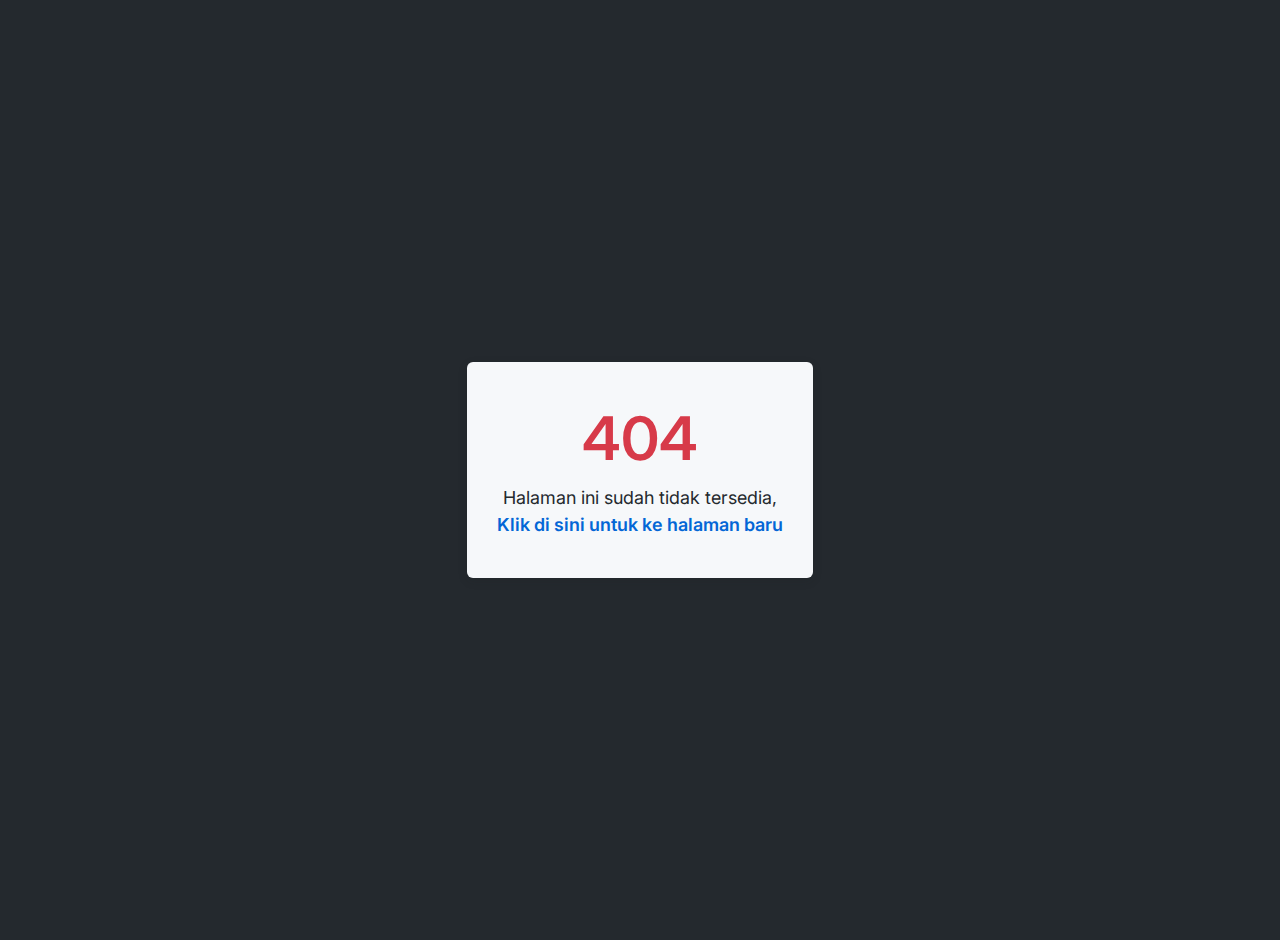
<file: index.html>
<!DOCTYPE html>
<html lang="id">
<head>
    <meta charset="UTF-8">
    <meta name="viewport" content="width=device-width, initial-scale=1.0">
    <title>404 Halaman Tidak Ditemukan</title>
    <style>
        @import url('https://fonts.googleapis.com/css2?family=Inter:wght@400;600&display=swap');

        :root {
            --bg-color: #24292e; 
            --container-bg: #f6f8fa; 
            --text-color: #24292e;
            --link-color: #0366d6; 
            --heading-color: #d73a49;
        }

        body {
            font-family: 'Inter', sans-serif;
            background-color: var(--bg-color);
            display: flex;
            justify-content: center;
            align-items: center;
            min-height: 100vh;
            margin: 0;
            color: var(--text-color);
            padding: 20px;
        }

        .container {
            max-width: 500px;
            text-align: center;
        }

        .illustration {
            width: 100%;
            height: auto;
            max-width: 350px;
            margin-bottom: 20px;
        }
        
        .illustration svg {
            fill: #fff;
            width: 100%;
            height: auto;
        }

        .content-box {
            background-color: var(--container-bg);
            padding: 40px 30px;
            border-radius: 6px;
            box-shadow: 0 3px 10px rgba(27,31,35,.15);
        }

        h1 {
            font-size: 60px;
            font-weight: 600;
            margin: 0 0 10px;
            color: var(--heading-color);
        }

        p {
            font-size: 18px;
            line-height: 1.5;
            margin: 0;
        }

        a {
            color: var(--link-color);
            text-decoration: none;
            font-weight: 600;
        }

        a:hover {
            text-decoration: underline;
        }

    </style>
</head>
<body>
    <div class="container">
        <div class="content-box">
            <h1>404</h1>
            <p>Halaman ini sudah tidak tersedia,</p>
            <p><a href="https://shinwolf-subject.github.io/TaskFlow-TaskManager-Responsive-User-Interaction/mainapp">Klik di sini untuk ke halaman baru</a></p>
        </div>
    </div>
</body>
</html>
</file>
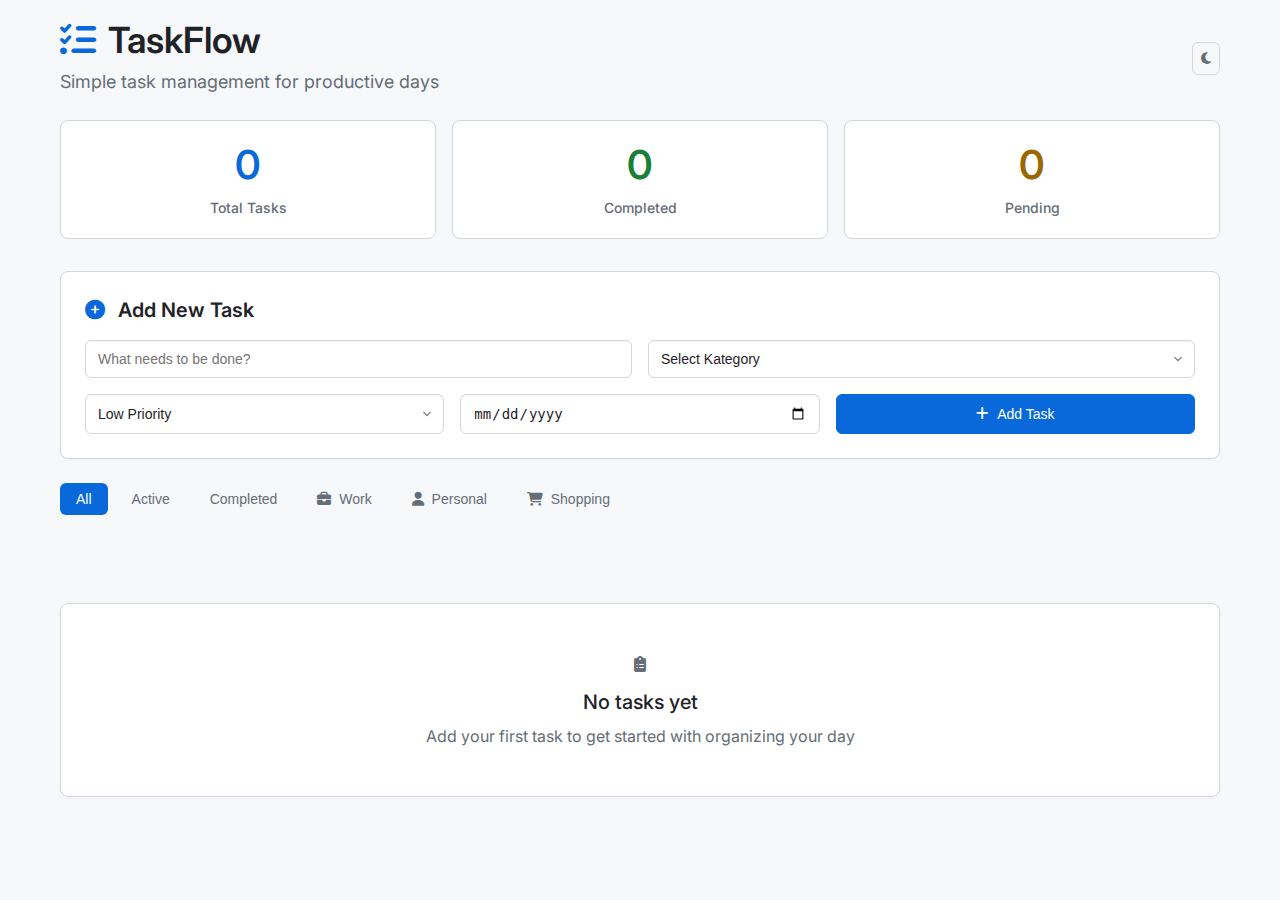
<file: mainapp/index.html>
<!DOCTYPE html>
<html lang="en">

<head>
  <meta charset="UTF-8">
  <meta name="viewport" content="width=device-width, initial-scale=1.0">
  <title>TaskFlow - Task Manager</title>
  <script src="https://code.jquery.com/jquery-3.7.1.min.js"></script>
  <link rel="stylesheet" href="https://cdnjs.cloudflare.com/ajax/libs/font-awesome/6.5.1/css/all.min.css">
  <link rel="stylesheet" href="css/all.css">
</head>
<body>
  <div class="container">
    <!-- Header -->
    <header class="mb-8">
      <div class="flex justify-between items-center mb-6">
        <div class="flex-1">
          <h1 class="text-4xl font-semibold flex items-center gap-3" style="color: var(--text-default);">
            <i class="fas fa-tasks" style="color: var(--accent-fg);"></i>
            TaskFlow
          </h1>
          <p class="mt-2 text-lg" style="color: var(--text-muted);">Simple task management for productive days</p>
        </div>
        <button id="darkModeToggle" class="theme-toggle">
          <i class="fas fa-moon"></i>
        </button>
      </div>
      
      <!-- Stats -->
      <div class="stats-grid">
        <div class="stat-card">
          <div class="stat-number" style="color: var(--accent-fg);" id="totalTasks">0</div>
          <div class="stat-label">Total Tasks</div>
        </div>
        <div class="stat-card">
          <div class="stat-number" style="color: var(--success-fg);" id="completedTasks">0</div>
          <div class="stat-label">Completed</div>
        </div>
        <div class="stat-card">
          <div class="stat-number" style="color: var(--attention-fg);" id="pendingTasks">0</div>
          <div class="stat-label">Pending</div>
        </div>
      </div>
    </header>
    
    <!-- Add Task Form -->
    <section class="github-card p-6 mb-6">
      <h2 class="text-xl font-semibold mb-4" style="color: var(--text-default);">
        <i class="fas fa-plus-circle mr-2" style="color: var(--accent-fg);"></i>
        Add New Task
      </h2>
      <form id="taskForm" class="grid gap-4">
        <div class="grid grid-cols-2 gap-4">
          <input type="text" id="taskTitle" placeholder="What needs to be done?" class="github-input" required>
          <select id="taskCategory" class="github-select">
            <option value="non-selected" selected>Select Kategory</option>
            <option value="work">🏢 Work</option>
            <option value="personal">👤 Personal</option>
            <option value="shopping">🛒 Shopping</option>
            <option value="health">❤️ Health</option>
            <option value="other">📝 Other</option>
          </select>
        </div>
        <div class="grid grid-cols-3 gap-4">
          <select id="taskPriority" class="github-select">
            <option value="low">Low Priority</option>
            <option value="medium">Medium Priority</option>
            <option value="high">High Priority</option>
          </select>
          <input type="date" id="taskDueDate" class="github-input">
          <button type="submit" class="github-btn github-btn-primary">
            <i class="fas fa-plus mr-2"></i>
            Add Task
          </button>
        </div>
      </form>
    </section>
    
    <!-- Filters -->
    <section class="mb-6">
      <div class="flex flex-wrap gap-2">
        <button class="filter-btn active" data-filter="all">All</button>
        <button class="filter-btn" data-filter="active">Active</button>
        <button class="filter-btn" data-filter="completed">Completed</button>
        <button class="filter-btn" data-filter="work">
          <i class="fas fa-briefcase mr-1"></i> Work
        </button>
        <button class="filter-btn" data-filter="personal">
          <i class="fas fa-user mr-1"></i> Personal
        </button>
        <button class="filter-btn" data-filter="shopping">
          <i class="fas fa-shopping-cart mr-1"></i> Shopping
        </button>
      </div>
    </section>
    
    <!-- Tasks List -->
    <main id="tasksList">
      <!-- Tasks will be dynamically added here -->
    </main>
    
    <!-- Empty State -->
    <div id="emptyState" class="text-center py-16 hidden">
      <div class="github-card p-12">
        <i class="fas fa-clipboard-list text-6xl mb-4" style="color: var(--text-muted);"></i>
        <p class="text-xl font-medium mb-2" style="color: var(--text-default);">No tasks yet</p>
        <p style="color: var(--text-muted);">Add your first task to get started with organizing your day</p>
      </div>
    </div>
  </div>
  
  <script src="js/app.js"></script>
</body>
  </html>
</file>
<file: mainapp/css/all.css>
@import url('https://fonts.googleapis.com/css2?family=Inter:wght@300;400;500;600;700&display=swap');
    
    * {
      margin: 0;
      padding: 0;
      box-sizing: border-box;
    }
    
    :root {
      /* GitHub Light Theme */
      --bg-canvas: #ffffff;
      --bg-default: #f6f8fa;
      --bg-subtle: #f6f8fa;
      --border-default: #d0d7de;
      --border-muted: #d8dee4;
      --text-default: #1f2328;
      --text-muted: #656d76;
      --accent-fg: #0969da;
      --accent-emphasis: #0550ae;
      --success-fg: #1a7f37;
      --attention-fg: #9a6700;
      --danger-fg: #d1242f;
      --shadow: rgba(31, 35, 40, 0.04);
      --shadow-medium: rgba(31, 35, 40, 0.08);
      --shadow-large: rgba(31, 35, 40, 0.12);
    }
    
    body.dark {
      /* GitHub Dark Theme */
      --bg-canvas: #0d1117;
      --bg-default: #010409;
      --bg-subtle: #21262d;
      --border-default: #30363d;
      --border-muted: #21262d;
      --text-default: #f0f6fc;
      --text-muted: #7d8590;
      --accent-fg: #2f81f7;
      --accent-emphasis: #1f6feb;
      --success-fg: #3fb950;
      --attention-fg: #d29922;
      --danger-fg: #f85149;
      --shadow: rgba(1, 4, 9, 0.8);
      --shadow-medium: rgba(1, 4, 9, 0.12);
      --shadow-large: rgba(1, 4, 9, 0.16);
    }
    
    body {
      font-family: 'Inter', -apple-system, BlinkMacSystemFont, 'Segoe UI', 'Noto Sans', Helvetica, Arial, sans-serif;
      background-color: var(--bg-default);
      color: var(--text-default);
      transition: background-color 0.2s ease, color 0.2s ease;
      line-height: 1.5;
      min-height: 100vh;
    }
    
    .container {
      max-width: 1200px;
      margin: 0 auto;
      padding: 20px;
    }
    
    /* Grid System */
    .grid {
      display: grid;
      gap: 16px;
    }
    
    .grid-cols-1 {
      grid-template-columns: 1fr;
    }
    
    .grid-cols-2 {
      grid-template-columns: repeat(2, 1fr);
    }
    
    .grid-cols-3 {
      grid-template-columns: repeat(3, 1fr);
    }
    
    /* Flexbox utilities */
    .flex {
      display: flex;
    }
    
    .items-center {
      align-items: center;
    }
    
    .items-start {
      align-items: flex-start;
    }
    
    .justify-between {
      justify-content: space-between;
    }
    
    .justify-center {
      justify-content: center;
    }
    
    .flex-1 {
      flex: 1;
    }
    
    .flex-wrap {
      flex-wrap: wrap;
    }
    
    .min-w-0 {
      min-width: 0;
    }
    
    /* Spacing */
    .gap-2 {
      gap: 8px;
    }
    
    .gap-3 {
      gap: 12px;
    }
    
    .gap-4 {
      gap: 16px;
    }
    
    .gap-6 {
      gap: 24px;
    }
    
    .mb-2 {
      margin-bottom: 8px;
    }
    
    .mb-4 {
      margin-bottom: 16px;
    }
    
    .mb-6 {
      margin-bottom: 24px;
    }
    
    .mb-8 {
      margin-bottom: 32px;
    }
    
    .mt-1 {
      margin-top: 4px;
    }
    
    .mt-2 {
      margin-top: 8px;
    }
    
    .mr-1 {
      margin-right: 4px;
    }
    
    .mr-2 {
      margin-right: 8px;
    }
    
    .p-6 {
      padding: 24px;
    }
    
    .p-8 {
      padding: 32px;
    }
    
    .p-12 {
      padding: 48px;
    }
    
    .py-8 {
      padding-top: 32px;
      padding-bottom: 32px;
    }
    
    .py-16 {
      padding-top: 64px;
      padding-bottom: 64px;
    }
    
    /* Typography */
    .text-4xl {
      font-size: 2.25rem;
      line-height: 2.5rem;
    }
    
    .text-xl {
      font-size: 1.25rem;
      line-height: 1.75rem;
    }
    
    .text-lg {
      font-size: 1.125rem;
      line-height: 1.75rem;
    }
    
    .text-base {
      font-size: 1rem;
      line-height: 1.5rem;
    }
    
    .text-sm {
      font-size: 0.875rem;
      line-height: 1.25rem;
    }
    
    .font-semibold {
      font-weight: 600;
    }
    
    .font-medium {
      font-weight: 500;
    }
    
    .text-center {
      text-align: center;
    }
    
    .line-through {
      text-decoration: line-through;
    }
    
    /* Display utilities */
    .hidden {
      display: none;
    }
    
    .block {
      display: block;
    }
    
    /* Position utilities */
    .relative {
      position: relative;
    }
    
    .fixed {
      position: fixed;
    }
    
    .absolute {
      position: absolute;
    }
    
    .github-card {
      background-color: var(--bg-canvas);
      border: 1px solid var(--border-default);
      border-radius: 8px;
      box-shadow: 0 1px 3px var(--shadow);
      transition: all 0.2s ease;
    }
    
    .github-card:hover {
      border-color: var(--border-muted);
      box-shadow: 0 3px 8px var(--shadow-medium);
    }
    
    .github-btn {
      display: inline-flex;
      align-items: center;
      justify-content: center;
      padding: 6px 16px;
      font-size: 14px;
      font-weight: 500;
      line-height: 20px;
      border: 1px solid var(--border-default);
      border-radius: 6px;
      background-color: var(--bg-canvas);
      color: var(--text-default);
      cursor: pointer;
      transition: all 0.2s ease;
      text-decoration: none;
    }
    
    .github-btn:hover {
      background-color: var(--bg-subtle);
      border-color: var(--border-muted);
    }
    
    .github-btn:active {
      background-color: var(--bg-subtle);
      transform: translateY(0);
    }
    
    .github-btn-primary {
      background-color: var(--accent-fg);
      color: #ffffff;
      border-color: var(--accent-fg);
    }
    
    .github-btn-primary:hover {
      background-color: var(--accent-emphasis);
      border-color: var(--accent-emphasis);
      color: #ffffff;
    }
    
    .github-btn-danger {
      color: var(--danger-fg);
    }
    
    .github-btn-danger:hover {
      background-color: var(--danger-fg);
      border-color: var(--danger-fg);
      color: #ffffff;
    }
    
    .github-input {
      padding: 8px 12px;
      font-size: 14px;
      line-height: 20px;
      color: var(--text-default);
      background-color: var(--bg-canvas);
      border: 1px solid var(--border-default);
      border-radius: 6px;
      outline: none;
      box-shadow: inset 0 1px 0 var(--shadow);
      transition: all 0.2s ease;
      width: 100%;
    }
    
    .github-input:focus {
      border-color: var(--accent-fg);
      box-shadow: 0 0 0 3px rgba(9, 105, 218, 0.3);
    }
    
    body.dark .github-input:focus {
      box-shadow: 0 0 0 3px rgba(47, 129, 247, 0.3);
    }
    
    .github-select {
      padding: 8px 32px 8px 12px;
      font-size: 14px;
      line-height: 20px;
      color: var(--text-default);
      background-color: var(--bg-canvas);
      border: 1px solid var(--border-default);
      border-radius: 6px;
      outline: none;
      box-shadow: inset 0 1px 0 var(--shadow);
      transition: all 0.2s ease;
      width: 100%;
      background-image: url("data:image/svg+xml;charset=utf-8,%3Csvg xmlns='http://www.w3.org/2000/svg' fill='none' viewBox='0 0 20 20'%3E%3Cpath stroke='%236b7280' stroke-linecap='round' stroke-linejoin='round' stroke-width='1.5' d='M6 8l4 4 4-4'/%3E%3C/svg%3E");
      background-position: right 8px center;
      background-repeat: no-repeat;
      background-size: 16px;
      appearance: none;
    }
    
    .github-select:focus {
      border-color: var(--accent-fg);
      box-shadow: 0 0 0 3px rgba(9, 105, 218, 0.3);
    }
    
    body.dark .github-select:focus {
      box-shadow: 0 0 0 3px rgba(47, 129, 247, 0.3);
    }
    
    .filter-btn {
      background-color: transparent;
      color: var(--text-muted);
      border: none;
      padding: 8px 16px;
      border-radius: 6px;
      font-size: 14px;
      font-weight: 500;
      cursor: pointer;
      transition: all 0.2s ease;
    }
    
    .filter-btn:hover {
      background-color: var(--bg-subtle);
      color: var(--text-default);
    }
    
    .filter-btn.active {
      background-color: var(--accent-fg);
      color: #ffffff;
    }
    
    .task-item {
      background-color: var(--bg-canvas);
      border: 1px solid var(--border-default);
      border-radius: 8px;
      padding: 16px;
      margin-bottom: 8px;
      transition: all 0.2s ease;
      position: relative;
    }
    
    .task-item:hover {
      border-color: var(--border-muted);
      box-shadow: 0 3px 8px var(--shadow-medium);
    }
    
    .task-item.completed {
      opacity: 0.6;
    }
    
    .priority-high {
      border-left: 4px solid var(--danger-fg);
    }
    
    .priority-medium {
      border-left: 4px solid var(--attention-fg);
    }
    
    .priority-low {
      border-left: 4px solid var(--success-fg);
    }
    
    .github-checkbox {
      appearance: none;
      width: 18px;
      height: 18px;
      border: 1px solid var(--border-default);
      border-radius: 3px;
      background-color: var(--bg-canvas);
      position: relative;
      cursor: pointer;
      transition: all 0.2s ease;
    }
    
    .github-checkbox:hover {
      border-color: var(--accent-fg);
    }
    
    .github-checkbox:checked {
      background-color: var(--accent-fg);
      border-color: var(--accent-fg);
    }
    
    .github-checkbox:checked::after {
      content: '';
      position: absolute;
      top: 1px;
      left: 4px;
      width: 8px;
      height: 4px;
      border: 2px solid #ffffff;
      border-top: none;
      border-right: none;
      transform: rotate(-45deg);
    }
    
    .category-badge {
      font-size: 12px;
      font-weight: 500;
      padding: 4px 8px;
      border-radius: 16px;
      border: 1px solid var(--border-default);
      background-color: var(--bg-subtle);
      color: var(--text-muted);
    }
    
    .category-work {
      color: var(--accent-fg);
      background-color: rgba(9, 105, 218, 0.1);
      border-color: rgba(9, 105, 218, 0.2);
    }
    
    .category-personal {
      color: var(--success-fg);
      background-color: rgba(26, 127, 55, 0.1);
      border-color: rgba(26, 127, 55, 0.2);
    }
    
    .category-shopping {
      color: #8250df;
      background-color: rgba(130, 80, 223, 0.1);
      border-color: rgba(130, 80, 223, 0.2);
    }
    
    .category-health {
      color: var(--danger-fg);
      background-color: rgba(209, 36, 47, 0.1);
      border-color: rgba(209, 36, 47, 0.2);
    }
    
    .category-other {
      color: var(--text-muted);
      background-color: var(--bg-subtle);
      border-color: var(--border-default);
    }
    
    body.dark .category-work {
      color: var(--accent-fg);
      background-color: rgba(47, 129, 247, 0.1);
    }
    
    body.dark .category-personal {
      color: var(--success-fg);
      background-color: rgba(63, 185, 80, 0.1);
    }
    
    body.dark .category-shopping {
      color: #a5a5ff;
      background-color: rgba(165, 165, 255, 0.1);
    }
    
    body.dark .category-health {
      color: var(--danger-fg);
      background-color: rgba(248, 81, 73, 0.1);
    }
    
    .priority-indicator {
      font-size: 12px;
      font-weight: 500;
      padding: 2px 6px;
      border-radius: 4px;
      text-transform: capitalize;
    }
    
    .priority-high .priority-indicator {
      color: var(--danger-fg);
      background-color: rgba(209, 36, 47, 0.1);
    }
    
    .priority-medium .priority-indicator {
      color: var(--attention-fg);
      background-color: rgba(154, 103, 0, 0.1);
    }
    
    .priority-low .priority-indicator {
      color: var(--success-fg);
      background-color: rgba(26, 127, 55, 0.1);
    }
    
    body.dark .priority-high .priority-indicator {
      color: var(--danger-fg);
      background-color: rgba(248, 81, 73, 0.1);
    }
    
    body.dark .priority-medium .priority-indicator {
      color: var(--attention-fg);
      background-color: rgba(210, 153, 34, 0.1);
    }
    
    body.dark .priority-low .priority-indicator {
      color: var(--success-fg);
      background-color: rgba(63, 185, 80, 0.1);
    }
    
    .stats-grid {
      display: grid;
      grid-template-columns: repeat(auto-fit, minmax(180px, 1fr));
      gap: 16px;
      margin-bottom: 24px;
    }
    
    .stat-card {
      background-color: var(--bg-canvas);
      border: 1px solid var(--border-default);
      border-radius: 8px;
      padding: 20px;
      text-align: center;
      min-height: 100px;
      display: flex;
      flex-direction: column;
      justify-content: center;
    }
    
    .stat-number {
      font-size: 2.5rem;
      font-weight: 600;
      line-height: 1.2;
      margin-bottom: 8px;
    }
    
    .stat-label {
      font-size: 14px;
      color: var(--text-muted);
      font-weight: 500;
    }
    
    .theme-toggle {
      background: none;
      border: 1px solid var(--border-default);
      border-radius: 6px;
      padding: 8px;
      color: var(--text-muted);
      cursor: pointer;
      transition: all 0.2s ease;
    }
    
    .theme-toggle:hover {
      background-color: var(--bg-subtle);
      color: var(--text-default);
    }
    
    .notification {
      position: fixed;
      top: 20px;
      right: 20px;
      background-color: var(--bg-canvas);
      border: 1px solid var(--border-default);
      border-left: 4px solid var(--success-fg);
      border-radius: 6px;
      padding: 12px 16px;
      box-shadow: 0 8px 24px var(--shadow-large);
      z-index: 1000;
      max-width: 400px;
      animation: slideIn 0.3s ease;
    }
    
    .notification.error {
      border-left-color: var(--danger-fg);
    }
    
    .notification.info {
      border-left-color: var(--accent-fg);
    }
    
    @keyframes slideIn {
      from {
        transform: translateX(100%);
        opacity: 0;
      }
      
      to {
        transform: translateX(0);
        opacity: 1;
      }
    }
    
    .fade-in {
      animation: fadeInUp 0.4s ease-out;
    }
    
    @keyframes fadeInUp {
      from {
        opacity: 0;
        transform: translateY(20px);
      }
      
      to {
        opacity: 1;
        transform: translateY(0);
      }
    }
    
    /* Responsive Design */
    @media (max-width: 1024px) {
      .container {
        padding: 16px;
        max-width: 100%;
      }
      
      .grid-cols-3 {
        grid-template-columns: repeat(2, 1fr);
      }
    }
    
    @media (max-width: 768px) {
      .container {
        padding: 12px;
      }
      
      .grid-cols-2,
      .grid-cols-3 {
        grid-template-columns: 1fr;
      }
      
      .stats-grid {
        grid-template-columns: repeat(2, 1fr);
        gap: 12px;
      }
      
      .stat-card {
        padding: 16px;
        min-height: 80px;
      }
      
      .stat-number {
        font-size: 2rem;
        margin-bottom: 4px;
      }
      
      .text-4xl {
        font-size: 1.875rem;
        line-height: 2.25rem;
      }
      
      .text-xl {
        font-size: 1.125rem;
        line-height: 1.75rem;
      }
      
      .text-lg {
        font-size: 1rem;
        line-height: 1.5rem;
      }
      
      .p-6 {
        padding: 16px;
      }
      
      .p-12 {
        padding: 24px;
      }
      
      .py-16 {
        padding-top: 32px;
        padding-bottom: 32px;
      }
      
      .github-btn {
        padding: 8px 12px;
        font-size: 14px;
        width: 100%;
        justify-content: center;
      }
      
      .filter-btn {
        padding: 8px 12px;
        font-size: 13px;
      }
      
      .task-item {
        padding: 16px;
      }
      
      .task-item .flex {
        flex-direction: column;
        align-items: flex-start;
        gap: 12px;
      }
      
      .task-item .flex>.flex {
        flex-direction: row;
        align-items: center;
        width: 100%;
      }
    }
    
    @media (max-width: 480px) {
      .container {
        padding: 8px;
      }
      
      .stats-grid {
        grid-template-columns: 1fr;
        gap: 8px;
      }
      
      .stat-card {
        padding: 12px;
        min-height: 70px;
      }
      
      .stat-number {
        font-size: 1.75rem;
      }
      
      .github-card {
        border-radius: 6px;
      }
      
      .task-item {
        padding: 12px;
        border-radius: 6px;
      }
      
      .filter-btn {
        padding: 6px 10px;
        font-size: 12px;
      }
      
      .category-badge {
        font-size: 11px;
        padding: 2px 6px;
      }
      
      .priority-indicator {
        font-size: 11px;
        padding: 2px 4px;
      }
      
      .notification {
        left: 8px;
        right: 8px;
        top: 8px;
        max-width: none;
      }
    }
    
    /* Scrollbar styling */
    ::-webkit-scrollbar {
      width: 8px;
      height: 8px;
    }
    
    ::-webkit-scrollbar-track {
      background: var(--bg-subtle);
    }
    
    ::-webkit-scrollbar-thumb {
      background: var(--border-default);
      border-radius: 4px;
    }
    
    ::-webkit-scrollbar-thumb:hover {
      background: var(--border-muted);
      }
</file>
